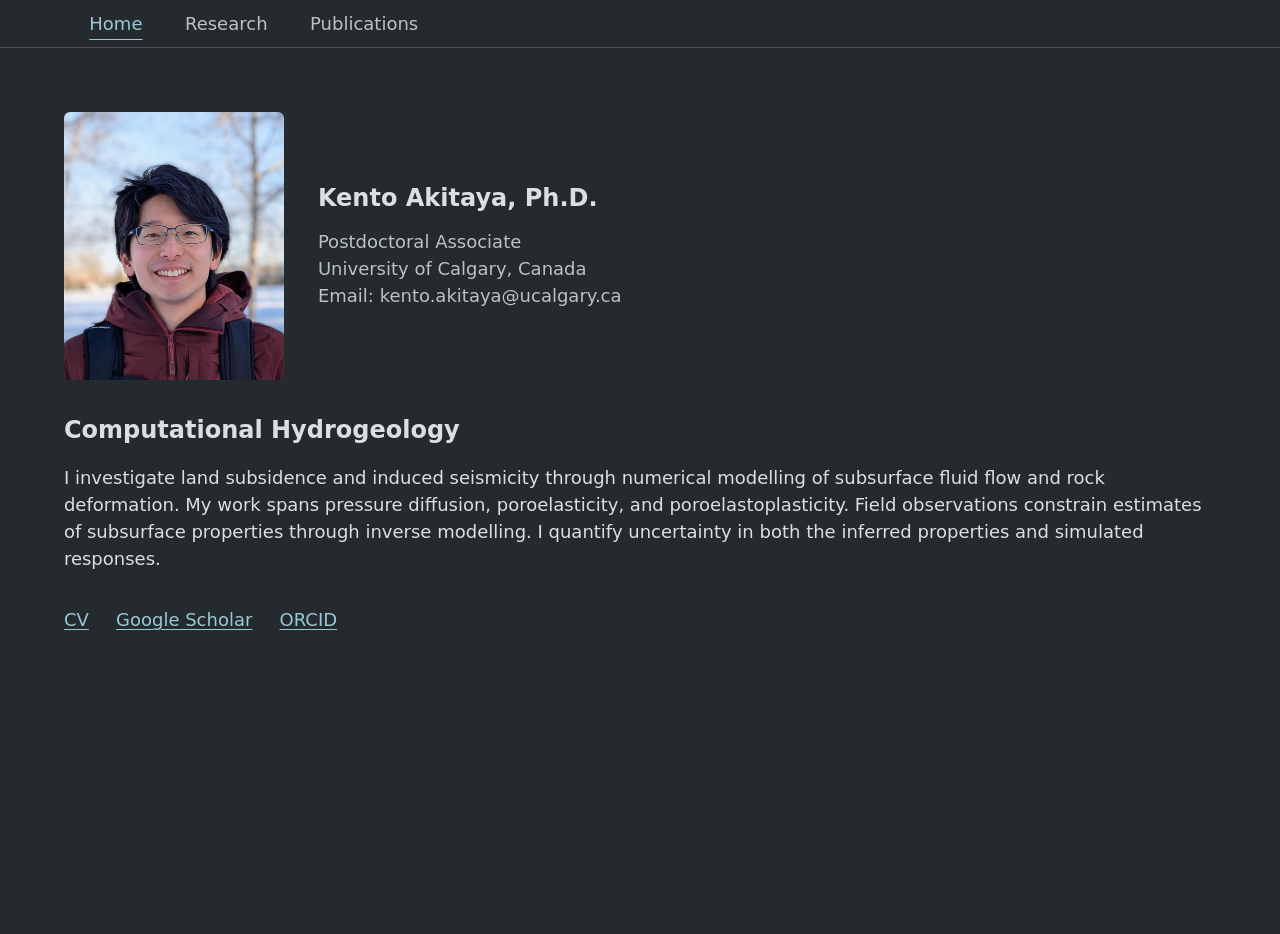
<file: index.html>
<!DOCTYPE html>
<html xmlns="http://www.w3.org/1999/xhtml" lang="en" xml:lang="en"><head>

<meta charset="utf-8">
<meta name="generator" content="quarto-1.10.19">

<meta name="viewport" content="width=device-width, initial-scale=1.0, user-scalable=yes">


<title>Home – Academic website</title>
<style>
/* Default styles provided by pandoc.
** See https://pandoc.org/MANUAL.html#variables-for-html for config info.
*/
span.smallcaps{font-variant: small-caps;}
div.columns{display: flex; gap: 1.5em;}
div.column{flex: auto;}
@media screen {
div.columns{gap: min(4vw, 1.5em);}
div.column{overflow-x: auto;}
}
div.hanging-indent{margin-left: 1.5em; text-indent: -1.5em;}
ul.task-list{list-style: none;}
ul.task-list li input[type="checkbox"] {
  width: 0.8em;
  margin: 0 0.8em 0.2em -1em; /* quarto-specific, see https://github.com/quarto-dev/quarto-cli/issues/4556 */ 
  vertical-align: middle;
}
</style>


<script src="site_libs/quarto-nav/quarto-nav.js"></script>
<script src="site_libs/quarto-html/quarto.js" type="module"></script>
<script src="site_libs/quarto-html/tabsets/tabsets.js" type="module"></script>
<script src="site_libs/quarto-html/popper.min.js"></script>
<script src="site_libs/quarto-html/tippy.umd.min.js"></script>
<link href="site_libs/quarto-html/tippy.css" rel="stylesheet">
<link href="site_libs/quarto-html/quarto-syntax-highlighting-bf27225e3a48a9273f3daa8f8e829971.css" rel="stylesheet" id="quarto-text-highlighting-styles">
<script src="site_libs/bootstrap/bootstrap.min.js"></script>
<link href="site_libs/bootstrap/bootstrap-icons.css" rel="stylesheet">
<link href="site_libs/bootstrap/bootstrap-82e644a07bca880d3db6cc51ebb7fd95.min.css" rel="stylesheet" append-hash="true" id="quarto-bootstrap" data-mode="light">
<script id="quarto-search-options" type="application/json">{
  "language": {
    "search-no-results-text": "No results",
    "search-matching-documents-text": "matching documents",
    "search-copy-link-title": "Copy link to search",
    "search-hide-matches-text": "Hide additional matches",
    "search-more-match-text": "more match in this document",
    "search-more-matches-text": "more matches in this document",
    "search-clear-button-title": "Clear",
    "search-text-placeholder": "",
    "search-detached-cancel-button-title": "Cancel",
    "search-submit-button-title": "Submit",
    "search-label": "Search"
  }
}</script>



<link rel="stylesheet" href="styles.css">
</head>

<body class="nav-fixed quarto-light">

<div id="quarto-search-results"></div>
  <header id="quarto-header" class="headroom fixed-top">
    <nav class="navbar navbar-expand " data-bs-theme="dark">
      <div class="navbar-container container-fluid">
          <ul class="navbar-nav navbar-nav-scroll me-auto">
  <li class="nav-item">
    <a class="nav-link active" href="./index.html" aria-current="page"> 
<span class="menu-text">Home</span></a>
  </li>  
  <li class="nav-item">
    <a class="nav-link" href="./research.html"> 
<span class="menu-text">Research</span></a>
  </li>  
  <li class="nav-item">
    <a class="nav-link" href="./publications.html"> 
<span class="menu-text">Publications</span></a>
  </li>  
</ul>
          <div class="quarto-navbar-tools">
</div>
      </div> <!-- /container-fluid -->
    </nav>
</header>
<!-- content -->
<div id="quarto-content" class="quarto-container page-columns page-rows-contents page-layout-full page-navbar">
<!-- sidebar -->
<!-- margin-sidebar -->
    
<!-- main -->
<main class="content column-page" id="quarto-document-content"><header id="title-block-header" class="quarto-title-block"></header>




<div class="home-profile">
<div class="profile-photo">
<p><img src="assets/images/profile.jpg" class="profile-portrait" alt="Profile portrait" width="440" height="535"></p>
</div>
<section id="kento-akitaya-ph.d." class="level1 profile-details">
<h1>Kento Akitaya, Ph.D.</h1>
<div class="appointment">
<p><span class="appointment-title">Postdoctoral associate</span><br>
University of Calgary, Canada<br>
Email: kento.akitaya@ucalgary.ca</p>
</div>
</section>
</div>
<section id="computational-hydrogeology" class="level2">
<h2 data-anchor-id="computational-hydrogeology">Computational Hydrogeology</h2>
<p>I investigate land subsidence and induced seismicity through numerical modelling of subsurface fluid flow and rock deformation. My work spans pressure diffusion, poroelasticity, and poroelastoplasticity. Field observations constrain estimates of subsurface properties through inverse modelling. I quantify uncertainty in both the inferred properties and simulated responses.</p>
<div class="academic-links">
<p><a href="cv.pdf">CV</a></p>
<p><a href="https://scholar.google.com/citations?user=ElwDMQ0AAAAJ&amp;hl=en">Google Scholar</a></p>
<p><a href="https://orcid.org/0000-0003-0701-4715">ORCID</a></p>
</div>


</section>

</main> <!-- /main -->
<script id="quarto-html-after-body" type="application/javascript">
  window.document.addEventListener("DOMContentLoaded", function (event) {
      var localhostRegex = new RegExp(/^(?:http|https):\/\/localhost\:?[0-9]*\//);
      var mailtoRegex = new RegExp(/^mailto:/);
        var filterRegex = new RegExp('/' + window.location.host + '/');
      var isInternal = (href) => {
          return filterRegex.test(href) || localhostRegex.test(href) || mailtoRegex.test(href);
      }
      // Inspect non-navigation links and adorn them if external
     var links = window.document.querySelectorAll('a[href]:not(.nav-link):not(.navbar-brand):not(.toc-action):not(.sidebar-link):not(.sidebar-item-toggle):not(.pagination-link):not(.no-external):not([aria-hidden]):not(.dropdown-item):not(.quarto-navigation-tool):not(.about-link)');
      for (var i=0; i<links.length; i++) {
        const link = links[i];
        if (!isInternal(link.href)) {
          // undo the damage that might have been done by quarto-nav.js in the case of
          // links that we want to consider external
          if (link.dataset.originalHref !== undefined) {
            link.href = link.dataset.originalHref;
          }
        }
      }
    function tippyHover(el, contentFn, onTriggerFn, onUntriggerFn) {
      const config = {
        allowHTML: true,
        maxWidth: 500,
        delay: 100,
        arrow: false,
        appendTo: function(el) {
            return el.parentElement;
        },
        interactive: true,
        interactiveBorder: 10,
        theme: 'quarto',
        placement: 'bottom-start',
      };
      if (contentFn) {
        config.content = contentFn;
      }
      if (onTriggerFn) {
        config.onTrigger = onTriggerFn;
      }
      if (onUntriggerFn) {
        config.onUntrigger = onUntriggerFn;
      }
      window.tippy(el, config); 
    }
    const noterefs = window.document.querySelectorAll('a[role="doc-noteref"]');
    for (var i=0; i<noterefs.length; i++) {
      const ref = noterefs[i];
      tippyHover(ref, function() {
        // use id or data attribute instead here
        let href = ref.getAttribute('data-footnote-href') || ref.getAttribute('href');
        try { href = new URL(href).hash; } catch {}
        const id = href.replace(/^#\/?/, "");
        const note = window.document.getElementById(id);
        if (note) {
          return note.innerHTML;
        } else {
          return "";
        }
      });
    }
    const xrefs = window.document.querySelectorAll('a.quarto-xref');
    const processXRef = (id, note) => {
      // Strip column container classes
      const stripColumnClz = (el) => {
        el.classList.remove("page-full", "page-columns");
        if (el.children) {
          for (const child of el.children) {
            stripColumnClz(child);
          }
        }
      }
      stripColumnClz(note)
      if (id === null || id.startsWith('sec-')) {
        // Special case sections, only their first couple elements
        const container = document.createElement("div");
        if (note.children && note.children.length > 2) {
          container.appendChild(note.children[0].cloneNode(true));
          for (let i = 1; i < note.children.length; i++) {
            const child = note.children[i];
            if (child.tagName === "P" && child.innerText === "") {
              continue;
            } else {
              container.appendChild(child.cloneNode(true));
              break;
            }
          }
          if (window.Quarto?.typesetMath) {
            window.Quarto.typesetMath(container);
          }
          return container.innerHTML
        } else {
          if (window.Quarto?.typesetMath) {
            window.Quarto.typesetMath(note);
          }
          return note.innerHTML;
        }
      } else {
        // Remove any anchor links if they are present
        const anchorLink = note.querySelector('a.anchorjs-link');
        if (anchorLink) {
          anchorLink.remove();
        }
        if (window.Quarto?.typesetMath) {
          window.Quarto.typesetMath(note);
        }
        if (note.classList.contains("callout")) {
          return note.outerHTML;
        } else {
          return note.innerHTML;
        }
      }
    }
    for (var i=0; i<xrefs.length; i++) {
      const xref = xrefs[i];
      tippyHover(xref, undefined, function(instance) {
        instance.disable();
        let url = xref.getAttribute('href');
        let hash = undefined; 
        if (url.startsWith('#')) {
          hash = url;
        } else {
          try { hash = new URL(url).hash; } catch {}
        }
        if (hash) {
          const id = hash.replace(/^#\/?/, "");
          const note = window.document.getElementById(id);
          if (note !== null) {
            try {
              const html = processXRef(id, note.cloneNode(true));
              instance.setContent(html);
            } finally {
              instance.enable();
              instance.show();
            }
          } else {
            // See if we can fetch this
            fetch(url.split('#')[0])
            .then(res => res.text())
            .then(html => {
              const parser = new DOMParser();
              const htmlDoc = parser.parseFromString(html, "text/html");
              const note = htmlDoc.getElementById(id);
              if (note !== null) {
                const html = processXRef(id, note);
                instance.setContent(html);
              } 
            }).finally(() => {
              instance.enable();
              instance.show();
            });
          }
        } else {
          // See if we can fetch a full url (with no hash to target)
          // This is a special case and we should probably do some content thinning / targeting
          fetch(url)
          .then(res => res.text())
          .then(html => {
            const parser = new DOMParser();
            const htmlDoc = parser.parseFromString(html, "text/html");
            const note = htmlDoc.querySelector('main.content');
            if (note !== null) {
              // This should only happen for chapter cross references
              // (since there is no id in the URL)
              // remove the first header
              if (note.children.length > 0 && note.children[0].tagName === "HEADER") {
                note.children[0].remove();
              }
              const html = processXRef(null, note);
              instance.setContent(html);
            } 
          }).finally(() => {
            instance.enable();
            instance.show();
          });
        }
      }, function(instance) {
      });
    }
        let selectedAnnoteEl;
        const selectorForAnnotation = ( cell, annotation) => {
          let cellAttr = 'data-code-cell="' + cell + '"';
          let lineAttr = 'data-code-annotation="' +  annotation + '"';
          const selector = 'span[' + cellAttr + '][' + lineAttr + ']';
          return selector;
        }
        const selectCodeLines = (annoteEl) => {
          const doc = window.document;
          const targetCell = annoteEl.getAttribute("data-target-cell");
          const targetAnnotation = annoteEl.getAttribute("data-target-annotation");
          const annoteSpan = window.document.querySelector(selectorForAnnotation(targetCell, targetAnnotation));
          const lines = annoteSpan.getAttribute("data-code-lines").split(",");
          const lineIds = lines.map((line) => {
            return targetCell + "-" + line;
          })
          let top = null;
          let height = null;
          let parent = null;
          if (lineIds.length > 0) {
              //compute the position of the single el (top and bottom and make a div)
              const el = window.document.getElementById(lineIds[0]);
              top = el.offsetTop;
              height = el.offsetHeight;
              parent = el.parentElement.parentElement;
            if (lineIds.length > 1) {
              const lastEl = window.document.getElementById(lineIds[lineIds.length - 1]);
              const bottom = lastEl.offsetTop + lastEl.offsetHeight;
              height = bottom - top;
            }
            if (top !== null && height !== null && parent !== null) {
              // cook up a div (if necessary) and position it 
              let div = window.document.getElementById("code-annotation-line-highlight");
              if (div === null) {
                div = window.document.createElement("div");
                div.setAttribute("id", "code-annotation-line-highlight");
                div.style.position = 'absolute';
                parent.appendChild(div);
              }
              div.style.top = top - 2 + "px";
              div.style.height = height + 4 + "px";
              div.style.left = 0;
              let gutterDiv = window.document.getElementById("code-annotation-line-highlight-gutter");
              if (gutterDiv === null) {
                gutterDiv = window.document.createElement("div");
                gutterDiv.setAttribute("id", "code-annotation-line-highlight-gutter");
                gutterDiv.style.position = 'absolute';
                const codeCell = window.document.getElementById(targetCell);
                const gutter = codeCell.querySelector('.code-annotation-gutter');
                gutter.appendChild(gutterDiv);
              }
              gutterDiv.style.top = top - 2 + "px";
              gutterDiv.style.height = height + 4 + "px";
            }
            selectedAnnoteEl = annoteEl;
          }
        };
        const unselectCodeLines = () => {
          const elementsIds = ["code-annotation-line-highlight", "code-annotation-line-highlight-gutter"];
          elementsIds.forEach((elId) => {
            const div = window.document.getElementById(elId);
            if (div) {
              div.remove();
            }
          });
          selectedAnnoteEl = undefined;
        };
          // Handle positioning of the toggle
      window.addEventListener(
        "resize",
        throttle(() => {
          elRect = undefined;
          if (selectedAnnoteEl) {
            selectCodeLines(selectedAnnoteEl);
          }
        }, 10)
      );
      function throttle(fn, ms) {
      let throttle = false;
      let timer;
        return (...args) => {
          if(!throttle) { // first call gets through
              fn.apply(this, args);
              throttle = true;
          } else { // all the others get throttled
              if(timer) clearTimeout(timer); // cancel #2
              timer = setTimeout(() => {
                fn.apply(this, args);
                timer = throttle = false;
              }, ms);
          }
        };
      }
        // Attach click handler to the DT
        const annoteDls = window.document.querySelectorAll('dt[data-target-cell]');
        for (const annoteDlNode of annoteDls) {
          annoteDlNode.addEventListener('click', (event) => {
            const clickedEl = event.target;
            if (clickedEl !== selectedAnnoteEl) {
              unselectCodeLines();
              const activeEl = window.document.querySelector('dt[data-target-cell].code-annotation-active');
              if (activeEl) {
                activeEl.classList.remove('code-annotation-active');
              }
              selectCodeLines(clickedEl);
              clickedEl.classList.add('code-annotation-active');
            } else {
              // Unselect the line
              unselectCodeLines();
              clickedEl.classList.remove('code-annotation-active');
            }
          });
        }
    const findCites = (el) => {
      const parentEl = el.parentElement;
      if (parentEl) {
        const cites = parentEl.dataset.cites;
        if (cites) {
          return {
            el,
            cites: cites.split(' ')
          };
        } else {
          return findCites(el.parentElement)
        }
      } else {
        return undefined;
      }
    };
    var bibliorefs = window.document.querySelectorAll('a[role="doc-biblioref"]');
    for (var i=0; i<bibliorefs.length; i++) {
      const ref = bibliorefs[i];
      const citeInfo = findCites(ref);
      if (citeInfo) {
        tippyHover(citeInfo.el, function() {
          var popup = window.document.createElement('div');
          citeInfo.cites.forEach(function(cite) {
            var citeDiv = window.document.createElement('div');
            citeDiv.classList.add('hanging-indent');
            citeDiv.classList.add('csl-entry');
            var biblioDiv = window.document.getElementById('ref-' + cite);
            if (biblioDiv) {
              citeDiv.innerHTML = biblioDiv.innerHTML;
            }
            popup.appendChild(citeDiv);
          });
          return popup.innerHTML;
        });
      }
    }
  });
  </script>
</div> <!-- /content -->




</body></html>
</file>
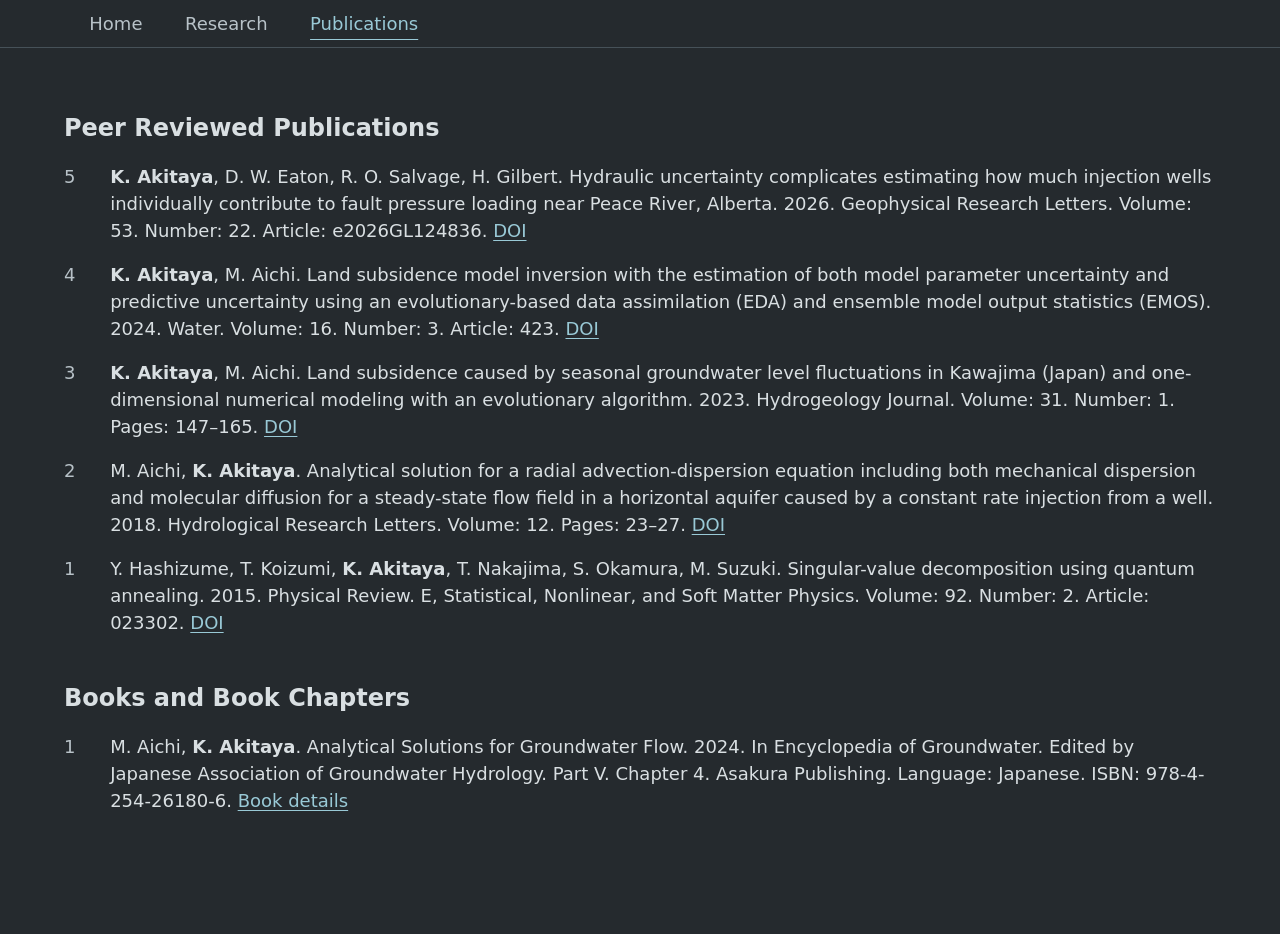
<file: publications.html>
<!DOCTYPE html>
<html xmlns="http://www.w3.org/1999/xhtml" lang="en" xml:lang="en"><head>

<meta charset="utf-8">
<meta name="generator" content="quarto-1.10.19">

<meta name="viewport" content="width=device-width, initial-scale=1.0, user-scalable=yes">


<title>Publications – Academic website</title>
<style>
/* Default styles provided by pandoc.
** See https://pandoc.org/MANUAL.html#variables-for-html for config info.
*/
span.smallcaps{font-variant: small-caps;}
div.columns{display: flex; gap: 1.5em;}
div.column{flex: auto;}
@media screen {
div.columns{gap: min(4vw, 1.5em);}
div.column{overflow-x: auto;}
}
div.hanging-indent{margin-left: 1.5em; text-indent: -1.5em;}
ul.task-list{list-style: none;}
ul.task-list li input[type="checkbox"] {
  width: 0.8em;
  margin: 0 0.8em 0.2em -1em; /* quarto-specific, see https://github.com/quarto-dev/quarto-cli/issues/4556 */ 
  vertical-align: middle;
}
</style>


<script src="site_libs/quarto-nav/quarto-nav.js"></script>
<script src="site_libs/quarto-html/quarto.js" type="module"></script>
<script src="site_libs/quarto-html/tabsets/tabsets.js" type="module"></script>
<script src="site_libs/quarto-html/popper.min.js"></script>
<script src="site_libs/quarto-html/tippy.umd.min.js"></script>
<link href="site_libs/quarto-html/tippy.css" rel="stylesheet">
<link href="site_libs/quarto-html/quarto-syntax-highlighting-bf27225e3a48a9273f3daa8f8e829971.css" rel="stylesheet" id="quarto-text-highlighting-styles">
<script src="site_libs/bootstrap/bootstrap.min.js"></script>
<link href="site_libs/bootstrap/bootstrap-icons.css" rel="stylesheet">
<link href="site_libs/bootstrap/bootstrap-82e644a07bca880d3db6cc51ebb7fd95.min.css" rel="stylesheet" append-hash="true" id="quarto-bootstrap" data-mode="light">
<script id="quarto-search-options" type="application/json">{
  "language": {
    "search-no-results-text": "No results",
    "search-matching-documents-text": "matching documents",
    "search-copy-link-title": "Copy link to search",
    "search-hide-matches-text": "Hide additional matches",
    "search-more-match-text": "more match in this document",
    "search-more-matches-text": "more matches in this document",
    "search-clear-button-title": "Clear",
    "search-text-placeholder": "",
    "search-detached-cancel-button-title": "Cancel",
    "search-submit-button-title": "Submit",
    "search-label": "Search"
  }
}</script>



<link rel="stylesheet" href="styles.css">
</head>

<body class="nav-fixed fullcontent quarto-light">

<div id="quarto-search-results"></div>
  <header id="quarto-header" class="headroom fixed-top">
    <nav class="navbar navbar-expand " data-bs-theme="dark">
      <div class="navbar-container container-fluid">
          <ul class="navbar-nav navbar-nav-scroll me-auto">
  <li class="nav-item">
    <a class="nav-link" href="./index.html"> 
<span class="menu-text">Home</span></a>
  </li>  
  <li class="nav-item">
    <a class="nav-link" href="./research.html"> 
<span class="menu-text">Research</span></a>
  </li>  
  <li class="nav-item">
    <a class="nav-link active" href="./publications.html" aria-current="page"> 
<span class="menu-text">Publications</span></a>
  </li>  
</ul>
          <div class="quarto-navbar-tools">
</div>
      </div> <!-- /container-fluid -->
    </nav>
</header>
<!-- content -->
<div id="quarto-content" class="quarto-container page-columns page-rows-contents page-layout-article page-navbar">
<!-- sidebar -->
<!-- margin-sidebar -->
    
<!-- main -->
<main class="content" id="quarto-document-content"><header id="title-block-header" class="quarto-title-block"></header>




<section id="peer-reviewed-publications" class="level2">
<h2 data-anchor-id="peer-reviewed-publications">Peer Reviewed Publications</h2>
<div id="publication-akitayaPeaceRiverAttribution" class="publication numbered">
<p><span class="publication-number">5</span></p>
<div class="publication-reference">
<p><strong>K. Akitaya</strong>, D. W. Eaton, R. O. Salvage, H. Gilbert. Hydraulic uncertainty complicates estimating how much injection wells individually contribute to fault pressure loading near Peace River, Alberta. 2026. Geophysical Research Letters. Volume: 53. Number: 22. Article: e2026GL124836. <a href="https://doi.org/10.1029/2026GL124836">DOI</a></p>
</div>
</div>
<div id="publication-akitaya2024LandSubsidenceInversion" class="publication numbered">
<p><span class="publication-number">4</span></p>
<div class="publication-reference">
<p><strong>K. Akitaya</strong>, M. Aichi. Land subsidence model inversion with the estimation of both model parameter uncertainty and predictive uncertainty using an evolutionary-based data assimilation (EDA) and ensemble model output statistics (EMOS). 2024. Water. Volume: 16. Number: 3. Article: 423. <a href="https://doi.org/10.3390/w16030423">DOI</a></p>
</div>
</div>
<div id="publication-akitaya2023KawajimaSubsidence" class="publication numbered">
<p><span class="publication-number">3</span></p>
<div class="publication-reference">
<p><strong>K. Akitaya</strong>, M. Aichi. Land subsidence caused by seasonal groundwater level fluctuations in Kawajima (Japan) and one-dimensional numerical modeling with an evolutionary algorithm. 2023. Hydrogeology Journal. Volume: 31. Number: 1. Pages: 147–165. <a href="https://doi.org/10.1007/s10040-022-02566-6">DOI</a></p>
</div>
</div>
<div id="publication-aichi2018RadialAdvectionDispersion" class="publication numbered">
<p><span class="publication-number">2</span></p>
<div class="publication-reference">
<p>M. Aichi, <strong>K. Akitaya</strong>. Analytical solution for a radial advection-dispersion equation including both mechanical dispersion and molecular diffusion for a steady-state flow field in a horizontal aquifer caused by a constant rate injection from a well. 2018. Hydrological Research Letters. Volume: 12. Pages: 23–27. <a href="https://doi.org/10.3178/hrl.12.23">DOI</a></p>
</div>
</div>
<div id="publication-hashizume2015QuantumSVD" class="publication numbered">
<p><span class="publication-number">1</span></p>
<div class="publication-reference">
<p>Y. Hashizume, T. Koizumi, <strong>K. Akitaya</strong>, T. Nakajima, S. Okamura, M. Suzuki. Singular-value decomposition using quantum annealing. 2015. Physical Review. E, Statistical, Nonlinear, and Soft Matter Physics. Volume: 92. Number: 2. Article: 023302. <a href="https://doi.org/10.1103/PhysRevE.92.023302">DOI</a></p>
</div>
</div>
</section>
<section id="books-and-book-chapters" class="level2">
<h2 data-anchor-id="books-and-book-chapters">Books and Book Chapters</h2>
<div id="publication-aichiAkitaya2024GroundwaterAnalyticalSolutions" class="publication numbered">
<p><span class="publication-number">1</span></p>
<div class="publication-reference">
<p>M. Aichi, <strong>K. Akitaya</strong>. Analytical Solutions for Groundwater Flow. 2024. In Encyclopedia of Groundwater. Edited by Japanese Association of Groundwater Hydrology. Part V. Chapter 4. Asakura Publishing. Language: Japanese. ISBN: 978-4-254-26180-6. <a href="https://ndlsearch.ndl.go.jp/books/R100000002-I033702351">Book details</a></p>
</div>
</div>


</section>

</main> <!-- /main -->
<script id="quarto-html-after-body" type="application/javascript">
  window.document.addEventListener("DOMContentLoaded", function (event) {
      var localhostRegex = new RegExp(/^(?:http|https):\/\/localhost\:?[0-9]*\//);
      var mailtoRegex = new RegExp(/^mailto:/);
        var filterRegex = new RegExp('/' + window.location.host + '/');
      var isInternal = (href) => {
          return filterRegex.test(href) || localhostRegex.test(href) || mailtoRegex.test(href);
      }
      // Inspect non-navigation links and adorn them if external
     var links = window.document.querySelectorAll('a[href]:not(.nav-link):not(.navbar-brand):not(.toc-action):not(.sidebar-link):not(.sidebar-item-toggle):not(.pagination-link):not(.no-external):not([aria-hidden]):not(.dropdown-item):not(.quarto-navigation-tool):not(.about-link)');
      for (var i=0; i<links.length; i++) {
        const link = links[i];
        if (!isInternal(link.href)) {
          // undo the damage that might have been done by quarto-nav.js in the case of
          // links that we want to consider external
          if (link.dataset.originalHref !== undefined) {
            link.href = link.dataset.originalHref;
          }
        }
      }
    function tippyHover(el, contentFn, onTriggerFn, onUntriggerFn) {
      const config = {
        allowHTML: true,
        maxWidth: 500,
        delay: 100,
        arrow: false,
        appendTo: function(el) {
            return el.parentElement;
        },
        interactive: true,
        interactiveBorder: 10,
        theme: 'quarto',
        placement: 'bottom-start',
      };
      if (contentFn) {
        config.content = contentFn;
      }
      if (onTriggerFn) {
        config.onTrigger = onTriggerFn;
      }
      if (onUntriggerFn) {
        config.onUntrigger = onUntriggerFn;
      }
      window.tippy(el, config); 
    }
    const noterefs = window.document.querySelectorAll('a[role="doc-noteref"]');
    for (var i=0; i<noterefs.length; i++) {
      const ref = noterefs[i];
      tippyHover(ref, function() {
        // use id or data attribute instead here
        let href = ref.getAttribute('data-footnote-href') || ref.getAttribute('href');
        try { href = new URL(href).hash; } catch {}
        const id = href.replace(/^#\/?/, "");
        const note = window.document.getElementById(id);
        if (note) {
          return note.innerHTML;
        } else {
          return "";
        }
      });
    }
    const xrefs = window.document.querySelectorAll('a.quarto-xref');
    const processXRef = (id, note) => {
      // Strip column container classes
      const stripColumnClz = (el) => {
        el.classList.remove("page-full", "page-columns");
        if (el.children) {
          for (const child of el.children) {
            stripColumnClz(child);
          }
        }
      }
      stripColumnClz(note)
      if (id === null || id.startsWith('sec-')) {
        // Special case sections, only their first couple elements
        const container = document.createElement("div");
        if (note.children && note.children.length > 2) {
          container.appendChild(note.children[0].cloneNode(true));
          for (let i = 1; i < note.children.length; i++) {
            const child = note.children[i];
            if (child.tagName === "P" && child.innerText === "") {
              continue;
            } else {
              container.appendChild(child.cloneNode(true));
              break;
            }
          }
          if (window.Quarto?.typesetMath) {
            window.Quarto.typesetMath(container);
          }
          return container.innerHTML
        } else {
          if (window.Quarto?.typesetMath) {
            window.Quarto.typesetMath(note);
          }
          return note.innerHTML;
        }
      } else {
        // Remove any anchor links if they are present
        const anchorLink = note.querySelector('a.anchorjs-link');
        if (anchorLink) {
          anchorLink.remove();
        }
        if (window.Quarto?.typesetMath) {
          window.Quarto.typesetMath(note);
        }
        if (note.classList.contains("callout")) {
          return note.outerHTML;
        } else {
          return note.innerHTML;
        }
      }
    }
    for (var i=0; i<xrefs.length; i++) {
      const xref = xrefs[i];
      tippyHover(xref, undefined, function(instance) {
        instance.disable();
        let url = xref.getAttribute('href');
        let hash = undefined; 
        if (url.startsWith('#')) {
          hash = url;
        } else {
          try { hash = new URL(url).hash; } catch {}
        }
        if (hash) {
          const id = hash.replace(/^#\/?/, "");
          const note = window.document.getElementById(id);
          if (note !== null) {
            try {
              const html = processXRef(id, note.cloneNode(true));
              instance.setContent(html);
            } finally {
              instance.enable();
              instance.show();
            }
          } else {
            // See if we can fetch this
            fetch(url.split('#')[0])
            .then(res => res.text())
            .then(html => {
              const parser = new DOMParser();
              const htmlDoc = parser.parseFromString(html, "text/html");
              const note = htmlDoc.getElementById(id);
              if (note !== null) {
                const html = processXRef(id, note);
                instance.setContent(html);
              } 
            }).finally(() => {
              instance.enable();
              instance.show();
            });
          }
        } else {
          // See if we can fetch a full url (with no hash to target)
          // This is a special case and we should probably do some content thinning / targeting
          fetch(url)
          .then(res => res.text())
          .then(html => {
            const parser = new DOMParser();
            const htmlDoc = parser.parseFromString(html, "text/html");
            const note = htmlDoc.querySelector('main.content');
            if (note !== null) {
              // This should only happen for chapter cross references
              // (since there is no id in the URL)
              // remove the first header
              if (note.children.length > 0 && note.children[0].tagName === "HEADER") {
                note.children[0].remove();
              }
              const html = processXRef(null, note);
              instance.setContent(html);
            } 
          }).finally(() => {
            instance.enable();
            instance.show();
          });
        }
      }, function(instance) {
      });
    }
        let selectedAnnoteEl;
        const selectorForAnnotation = ( cell, annotation) => {
          let cellAttr = 'data-code-cell="' + cell + '"';
          let lineAttr = 'data-code-annotation="' +  annotation + '"';
          const selector = 'span[' + cellAttr + '][' + lineAttr + ']';
          return selector;
        }
        const selectCodeLines = (annoteEl) => {
          const doc = window.document;
          const targetCell = annoteEl.getAttribute("data-target-cell");
          const targetAnnotation = annoteEl.getAttribute("data-target-annotation");
          const annoteSpan = window.document.querySelector(selectorForAnnotation(targetCell, targetAnnotation));
          const lines = annoteSpan.getAttribute("data-code-lines").split(",");
          const lineIds = lines.map((line) => {
            return targetCell + "-" + line;
          })
          let top = null;
          let height = null;
          let parent = null;
          if (lineIds.length > 0) {
              //compute the position of the single el (top and bottom and make a div)
              const el = window.document.getElementById(lineIds[0]);
              top = el.offsetTop;
              height = el.offsetHeight;
              parent = el.parentElement.parentElement;
            if (lineIds.length > 1) {
              const lastEl = window.document.getElementById(lineIds[lineIds.length - 1]);
              const bottom = lastEl.offsetTop + lastEl.offsetHeight;
              height = bottom - top;
            }
            if (top !== null && height !== null && parent !== null) {
              // cook up a div (if necessary) and position it 
              let div = window.document.getElementById("code-annotation-line-highlight");
              if (div === null) {
                div = window.document.createElement("div");
                div.setAttribute("id", "code-annotation-line-highlight");
                div.style.position = 'absolute';
                parent.appendChild(div);
              }
              div.style.top = top - 2 + "px";
              div.style.height = height + 4 + "px";
              div.style.left = 0;
              let gutterDiv = window.document.getElementById("code-annotation-line-highlight-gutter");
              if (gutterDiv === null) {
                gutterDiv = window.document.createElement("div");
                gutterDiv.setAttribute("id", "code-annotation-line-highlight-gutter");
                gutterDiv.style.position = 'absolute';
                const codeCell = window.document.getElementById(targetCell);
                const gutter = codeCell.querySelector('.code-annotation-gutter');
                gutter.appendChild(gutterDiv);
              }
              gutterDiv.style.top = top - 2 + "px";
              gutterDiv.style.height = height + 4 + "px";
            }
            selectedAnnoteEl = annoteEl;
          }
        };
        const unselectCodeLines = () => {
          const elementsIds = ["code-annotation-line-highlight", "code-annotation-line-highlight-gutter"];
          elementsIds.forEach((elId) => {
            const div = window.document.getElementById(elId);
            if (div) {
              div.remove();
            }
          });
          selectedAnnoteEl = undefined;
        };
          // Handle positioning of the toggle
      window.addEventListener(
        "resize",
        throttle(() => {
          elRect = undefined;
          if (selectedAnnoteEl) {
            selectCodeLines(selectedAnnoteEl);
          }
        }, 10)
      );
      function throttle(fn, ms) {
      let throttle = false;
      let timer;
        return (...args) => {
          if(!throttle) { // first call gets through
              fn.apply(this, args);
              throttle = true;
          } else { // all the others get throttled
              if(timer) clearTimeout(timer); // cancel #2
              timer = setTimeout(() => {
                fn.apply(this, args);
                timer = throttle = false;
              }, ms);
          }
        };
      }
        // Attach click handler to the DT
        const annoteDls = window.document.querySelectorAll('dt[data-target-cell]');
        for (const annoteDlNode of annoteDls) {
          annoteDlNode.addEventListener('click', (event) => {
            const clickedEl = event.target;
            if (clickedEl !== selectedAnnoteEl) {
              unselectCodeLines();
              const activeEl = window.document.querySelector('dt[data-target-cell].code-annotation-active');
              if (activeEl) {
                activeEl.classList.remove('code-annotation-active');
              }
              selectCodeLines(clickedEl);
              clickedEl.classList.add('code-annotation-active');
            } else {
              // Unselect the line
              unselectCodeLines();
              clickedEl.classList.remove('code-annotation-active');
            }
          });
        }
    const findCites = (el) => {
      const parentEl = el.parentElement;
      if (parentEl) {
        const cites = parentEl.dataset.cites;
        if (cites) {
          return {
            el,
            cites: cites.split(' ')
          };
        } else {
          return findCites(el.parentElement)
        }
      } else {
        return undefined;
      }
    };
    var bibliorefs = window.document.querySelectorAll('a[role="doc-biblioref"]');
    for (var i=0; i<bibliorefs.length; i++) {
      const ref = bibliorefs[i];
      const citeInfo = findCites(ref);
      if (citeInfo) {
        tippyHover(citeInfo.el, function() {
          var popup = window.document.createElement('div');
          citeInfo.cites.forEach(function(cite) {
            var citeDiv = window.document.createElement('div');
            citeDiv.classList.add('hanging-indent');
            citeDiv.classList.add('csl-entry');
            var biblioDiv = window.document.getElementById('ref-' + cite);
            if (biblioDiv) {
              citeDiv.innerHTML = biblioDiv.innerHTML;
            }
            popup.appendChild(citeDiv);
          });
          return popup.innerHTML;
        });
      }
    }
  });
  </script>
</div> <!-- /content -->




</body></html>
</file>
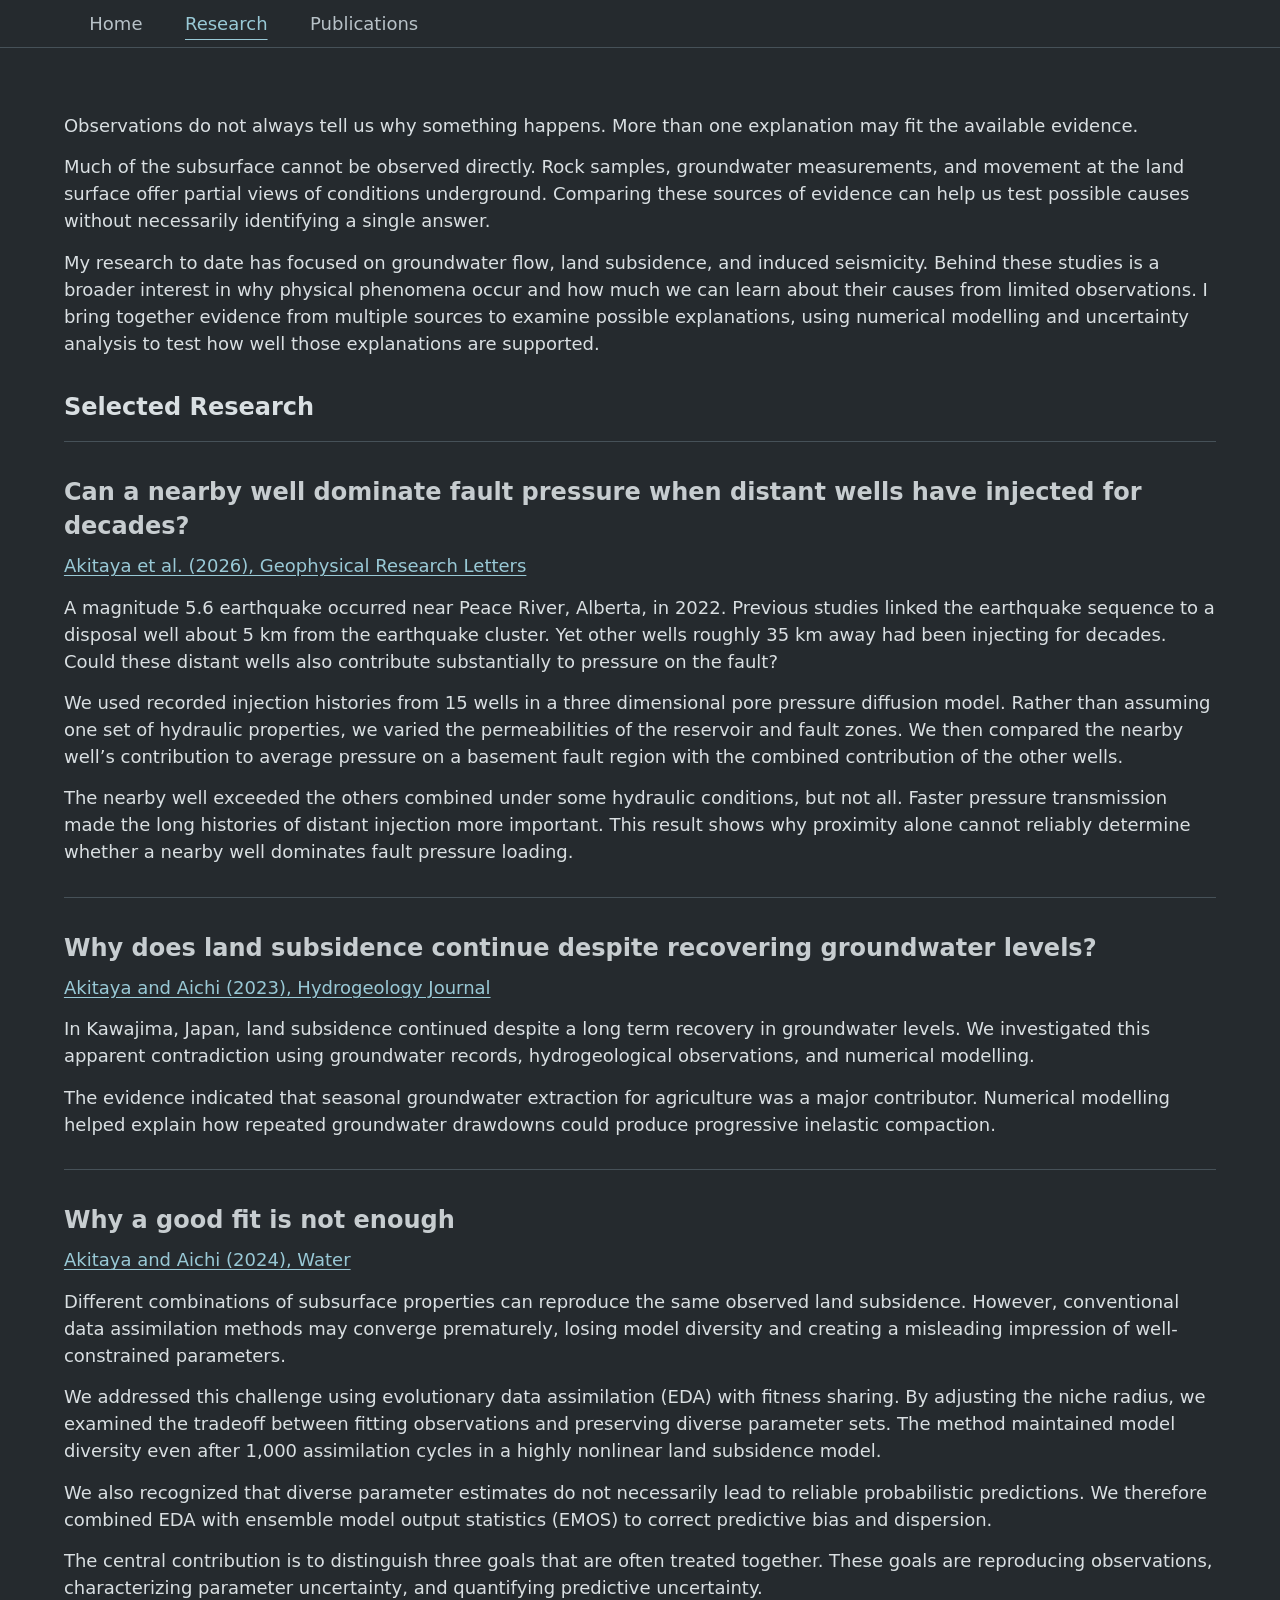
<file: research.html>
<!DOCTYPE html>
<html xmlns="http://www.w3.org/1999/xhtml" lang="en" xml:lang="en"><head>

<meta charset="utf-8">
<meta name="generator" content="quarto-1.10.19">

<meta name="viewport" content="width=device-width, initial-scale=1.0, user-scalable=yes">


<title>Research – Academic website</title>
<style>
/* Default styles provided by pandoc.
** See https://pandoc.org/MANUAL.html#variables-for-html for config info.
*/
span.smallcaps{font-variant: small-caps;}
div.columns{display: flex; gap: 1.5em;}
div.column{flex: auto;}
@media screen {
div.columns{gap: min(4vw, 1.5em);}
div.column{overflow-x: auto;}
}
div.hanging-indent{margin-left: 1.5em; text-indent: -1.5em;}
ul.task-list{list-style: none;}
ul.task-list li input[type="checkbox"] {
  width: 0.8em;
  margin: 0 0.8em 0.2em -1em; /* quarto-specific, see https://github.com/quarto-dev/quarto-cli/issues/4556 */ 
  vertical-align: middle;
}
</style>


<script src="site_libs/quarto-nav/quarto-nav.js"></script>
<script src="site_libs/quarto-html/quarto.js" type="module"></script>
<script src="site_libs/quarto-html/tabsets/tabsets.js" type="module"></script>
<script src="site_libs/quarto-html/popper.min.js"></script>
<script src="site_libs/quarto-html/tippy.umd.min.js"></script>
<link href="site_libs/quarto-html/tippy.css" rel="stylesheet">
<link href="site_libs/quarto-html/quarto-syntax-highlighting-bf27225e3a48a9273f3daa8f8e829971.css" rel="stylesheet" id="quarto-text-highlighting-styles">
<script src="site_libs/bootstrap/bootstrap.min.js"></script>
<link href="site_libs/bootstrap/bootstrap-icons.css" rel="stylesheet">
<link href="site_libs/bootstrap/bootstrap-82e644a07bca880d3db6cc51ebb7fd95.min.css" rel="stylesheet" append-hash="true" id="quarto-bootstrap" data-mode="light">
<script id="quarto-search-options" type="application/json">{
  "language": {
    "search-no-results-text": "No results",
    "search-matching-documents-text": "matching documents",
    "search-copy-link-title": "Copy link to search",
    "search-hide-matches-text": "Hide additional matches",
    "search-more-match-text": "more match in this document",
    "search-more-matches-text": "more matches in this document",
    "search-clear-button-title": "Clear",
    "search-text-placeholder": "",
    "search-detached-cancel-button-title": "Cancel",
    "search-submit-button-title": "Submit",
    "search-label": "Search"
  }
}</script>



<link rel="stylesheet" href="styles.css">
</head>

<body class="nav-fixed fullcontent quarto-light">

<div id="quarto-search-results"></div>
  <header id="quarto-header" class="headroom fixed-top">
    <nav class="navbar navbar-expand " data-bs-theme="dark">
      <div class="navbar-container container-fluid">
          <ul class="navbar-nav navbar-nav-scroll me-auto">
  <li class="nav-item">
    <a class="nav-link" href="./index.html"> 
<span class="menu-text">Home</span></a>
  </li>  
  <li class="nav-item">
    <a class="nav-link active" href="./research.html" aria-current="page"> 
<span class="menu-text">Research</span></a>
  </li>  
  <li class="nav-item">
    <a class="nav-link" href="./publications.html"> 
<span class="menu-text">Publications</span></a>
  </li>  
</ul>
          <div class="quarto-navbar-tools">
</div>
      </div> <!-- /container-fluid -->
    </nav>
</header>
<!-- content -->
<div id="quarto-content" class="quarto-container page-columns page-rows-contents page-layout-article page-navbar">
<!-- sidebar -->
<!-- margin-sidebar -->
    
<!-- main -->
<main class="content" id="quarto-document-content"><header id="title-block-header" class="quarto-title-block"></header>




<p>Observations do not always tell us why something happens. More than one explanation may fit the available evidence.</p>
<p>Much of the subsurface cannot be observed directly. Rock samples, groundwater measurements, and movement at the land surface offer partial views of conditions underground. Comparing these sources of evidence can help us test possible causes without necessarily identifying a single answer.</p>
<p>My research to date has focused on groundwater flow, land subsidence, and induced seismicity. Behind these studies is a broader interest in why physical phenomena occur and how much we can learn about their causes from limited observations. I bring together evidence from multiple sources to examine possible explanations, using numerical modelling and uncertainty analysis to test how well those explanations are supported.</p>
<section id="selected-research" class="level2">
<h2 data-anchor-id="selected-research">Selected Research</h2>
<section id="can-a-nearby-well-dominate-fault-pressure-when-distant-wells-have-injected-for-decades" class="level3 research-entry">
<h3 data-anchor-id="can-a-nearby-well-dominate-fault-pressure-when-distant-wells-have-injected-for-decades">Can a nearby well dominate fault pressure when distant wells have injected for decades?</h3>
<p><a href="./publications.html#publication-akitayaPeaceRiverAttribution">Akitaya et al. (2026), Geophysical Research Letters</a></p>
<p>A magnitude 5.6 earthquake occurred near Peace River, Alberta, in 2022. Previous studies linked the earthquake sequence to a disposal well about 5 km from the earthquake cluster. Yet other wells roughly 35 km away had been injecting for decades. Could these distant wells also contribute substantially to pressure on the fault?</p>
<p>We used recorded injection histories from 15 wells in a three dimensional pore pressure diffusion model. Rather than assuming one set of hydraulic properties, we varied the permeabilities of the reservoir and fault zones. We then compared the nearby well’s contribution to average pressure on a basement fault region with the combined contribution of the other wells.</p>
<p>The nearby well exceeded the others combined under some hydraulic conditions, but not all. Faster pressure transmission made the long histories of distant injection more important. This result shows why proximity alone cannot reliably determine whether a nearby well dominates fault pressure loading.</p>
</section>
<section id="why-does-land-subsidence-continue-despite-recovering-groundwater-levels" class="level3 research-entry">
<h3 data-anchor-id="why-does-land-subsidence-continue-despite-recovering-groundwater-levels">Why does land subsidence continue despite recovering groundwater levels?</h3>
<p><a href="./publications.html#publication-akitaya2023KawajimaSubsidence">Akitaya and Aichi (2023), Hydrogeology Journal</a></p>
<p>In Kawajima, Japan, land subsidence continued despite a long term recovery in groundwater levels. We investigated this apparent contradiction using groundwater records, hydrogeological observations, and numerical modelling.</p>
<p>The evidence indicated that seasonal groundwater extraction for agriculture was a major contributor. Numerical modelling helped explain how repeated groundwater drawdowns could produce progressive inelastic compaction.</p>
</section>
<section id="why-a-good-fit-is-not-enough" class="level3 research-entry">
<h3 data-anchor-id="why-a-good-fit-is-not-enough">Why a good fit is not enough</h3>
<p><a href="./publications.html#publication-akitaya2024LandSubsidenceInversion">Akitaya and Aichi (2024), Water</a></p>
<p>Different combinations of subsurface properties can reproduce the same observed land subsidence. However, conventional data assimilation methods may converge prematurely, losing model diversity and creating a misleading impression of well-constrained parameters.</p>
<p>We addressed this challenge using evolutionary data assimilation (EDA) with fitness sharing. By adjusting the niche radius, we examined the tradeoff between fitting observations and preserving diverse parameter sets. The method maintained model diversity even after 1,000 assimilation cycles in a highly nonlinear land subsidence model.</p>
<p>We also recognized that diverse parameter estimates do not necessarily lead to reliable probabilistic predictions. We therefore combined EDA with ensemble model output statistics (EMOS) to correct predictive bias and dispersion.</p>
<p>The central contribution is to distinguish three goals that are often treated together. These goals are reproducing observations, characterizing parameter uncertainty, and quantifying predictive uncertainty.</p>
</section>


</section>

</main> <!-- /main -->
<script id="quarto-html-after-body" type="application/javascript">
  window.document.addEventListener("DOMContentLoaded", function (event) {
      var localhostRegex = new RegExp(/^(?:http|https):\/\/localhost\:?[0-9]*\//);
      var mailtoRegex = new RegExp(/^mailto:/);
        var filterRegex = new RegExp('/' + window.location.host + '/');
      var isInternal = (href) => {
          return filterRegex.test(href) || localhostRegex.test(href) || mailtoRegex.test(href);
      }
      // Inspect non-navigation links and adorn them if external
     var links = window.document.querySelectorAll('a[href]:not(.nav-link):not(.navbar-brand):not(.toc-action):not(.sidebar-link):not(.sidebar-item-toggle):not(.pagination-link):not(.no-external):not([aria-hidden]):not(.dropdown-item):not(.quarto-navigation-tool):not(.about-link)');
      for (var i=0; i<links.length; i++) {
        const link = links[i];
        if (!isInternal(link.href)) {
          // undo the damage that might have been done by quarto-nav.js in the case of
          // links that we want to consider external
          if (link.dataset.originalHref !== undefined) {
            link.href = link.dataset.originalHref;
          }
        }
      }
    function tippyHover(el, contentFn, onTriggerFn, onUntriggerFn) {
      const config = {
        allowHTML: true,
        maxWidth: 500,
        delay: 100,
        arrow: false,
        appendTo: function(el) {
            return el.parentElement;
        },
        interactive: true,
        interactiveBorder: 10,
        theme: 'quarto',
        placement: 'bottom-start',
      };
      if (contentFn) {
        config.content = contentFn;
      }
      if (onTriggerFn) {
        config.onTrigger = onTriggerFn;
      }
      if (onUntriggerFn) {
        config.onUntrigger = onUntriggerFn;
      }
      window.tippy(el, config); 
    }
    const noterefs = window.document.querySelectorAll('a[role="doc-noteref"]');
    for (var i=0; i<noterefs.length; i++) {
      const ref = noterefs[i];
      tippyHover(ref, function() {
        // use id or data attribute instead here
        let href = ref.getAttribute('data-footnote-href') || ref.getAttribute('href');
        try { href = new URL(href).hash; } catch {}
        const id = href.replace(/^#\/?/, "");
        const note = window.document.getElementById(id);
        if (note) {
          return note.innerHTML;
        } else {
          return "";
        }
      });
    }
    const xrefs = window.document.querySelectorAll('a.quarto-xref');
    const processXRef = (id, note) => {
      // Strip column container classes
      const stripColumnClz = (el) => {
        el.classList.remove("page-full", "page-columns");
        if (el.children) {
          for (const child of el.children) {
            stripColumnClz(child);
          }
        }
      }
      stripColumnClz(note)
      if (id === null || id.startsWith('sec-')) {
        // Special case sections, only their first couple elements
        const container = document.createElement("div");
        if (note.children && note.children.length > 2) {
          container.appendChild(note.children[0].cloneNode(true));
          for (let i = 1; i < note.children.length; i++) {
            const child = note.children[i];
            if (child.tagName === "P" && child.innerText === "") {
              continue;
            } else {
              container.appendChild(child.cloneNode(true));
              break;
            }
          }
          if (window.Quarto?.typesetMath) {
            window.Quarto.typesetMath(container);
          }
          return container.innerHTML
        } else {
          if (window.Quarto?.typesetMath) {
            window.Quarto.typesetMath(note);
          }
          return note.innerHTML;
        }
      } else {
        // Remove any anchor links if they are present
        const anchorLink = note.querySelector('a.anchorjs-link');
        if (anchorLink) {
          anchorLink.remove();
        }
        if (window.Quarto?.typesetMath) {
          window.Quarto.typesetMath(note);
        }
        if (note.classList.contains("callout")) {
          return note.outerHTML;
        } else {
          return note.innerHTML;
        }
      }
    }
    for (var i=0; i<xrefs.length; i++) {
      const xref = xrefs[i];
      tippyHover(xref, undefined, function(instance) {
        instance.disable();
        let url = xref.getAttribute('href');
        let hash = undefined; 
        if (url.startsWith('#')) {
          hash = url;
        } else {
          try { hash = new URL(url).hash; } catch {}
        }
        if (hash) {
          const id = hash.replace(/^#\/?/, "");
          const note = window.document.getElementById(id);
          if (note !== null) {
            try {
              const html = processXRef(id, note.cloneNode(true));
              instance.setContent(html);
            } finally {
              instance.enable();
              instance.show();
            }
          } else {
            // See if we can fetch this
            fetch(url.split('#')[0])
            .then(res => res.text())
            .then(html => {
              const parser = new DOMParser();
              const htmlDoc = parser.parseFromString(html, "text/html");
              const note = htmlDoc.getElementById(id);
              if (note !== null) {
                const html = processXRef(id, note);
                instance.setContent(html);
              } 
            }).finally(() => {
              instance.enable();
              instance.show();
            });
          }
        } else {
          // See if we can fetch a full url (with no hash to target)
          // This is a special case and we should probably do some content thinning / targeting
          fetch(url)
          .then(res => res.text())
          .then(html => {
            const parser = new DOMParser();
            const htmlDoc = parser.parseFromString(html, "text/html");
            const note = htmlDoc.querySelector('main.content');
            if (note !== null) {
              // This should only happen for chapter cross references
              // (since there is no id in the URL)
              // remove the first header
              if (note.children.length > 0 && note.children[0].tagName === "HEADER") {
                note.children[0].remove();
              }
              const html = processXRef(null, note);
              instance.setContent(html);
            } 
          }).finally(() => {
            instance.enable();
            instance.show();
          });
        }
      }, function(instance) {
      });
    }
        let selectedAnnoteEl;
        const selectorForAnnotation = ( cell, annotation) => {
          let cellAttr = 'data-code-cell="' + cell + '"';
          let lineAttr = 'data-code-annotation="' +  annotation + '"';
          const selector = 'span[' + cellAttr + '][' + lineAttr + ']';
          return selector;
        }
        const selectCodeLines = (annoteEl) => {
          const doc = window.document;
          const targetCell = annoteEl.getAttribute("data-target-cell");
          const targetAnnotation = annoteEl.getAttribute("data-target-annotation");
          const annoteSpan = window.document.querySelector(selectorForAnnotation(targetCell, targetAnnotation));
          const lines = annoteSpan.getAttribute("data-code-lines").split(",");
          const lineIds = lines.map((line) => {
            return targetCell + "-" + line;
          })
          let top = null;
          let height = null;
          let parent = null;
          if (lineIds.length > 0) {
              //compute the position of the single el (top and bottom and make a div)
              const el = window.document.getElementById(lineIds[0]);
              top = el.offsetTop;
              height = el.offsetHeight;
              parent = el.parentElement.parentElement;
            if (lineIds.length > 1) {
              const lastEl = window.document.getElementById(lineIds[lineIds.length - 1]);
              const bottom = lastEl.offsetTop + lastEl.offsetHeight;
              height = bottom - top;
            }
            if (top !== null && height !== null && parent !== null) {
              // cook up a div (if necessary) and position it 
              let div = window.document.getElementById("code-annotation-line-highlight");
              if (div === null) {
                div = window.document.createElement("div");
                div.setAttribute("id", "code-annotation-line-highlight");
                div.style.position = 'absolute';
                parent.appendChild(div);
              }
              div.style.top = top - 2 + "px";
              div.style.height = height + 4 + "px";
              div.style.left = 0;
              let gutterDiv = window.document.getElementById("code-annotation-line-highlight-gutter");
              if (gutterDiv === null) {
                gutterDiv = window.document.createElement("div");
                gutterDiv.setAttribute("id", "code-annotation-line-highlight-gutter");
                gutterDiv.style.position = 'absolute';
                const codeCell = window.document.getElementById(targetCell);
                const gutter = codeCell.querySelector('.code-annotation-gutter');
                gutter.appendChild(gutterDiv);
              }
              gutterDiv.style.top = top - 2 + "px";
              gutterDiv.style.height = height + 4 + "px";
            }
            selectedAnnoteEl = annoteEl;
          }
        };
        const unselectCodeLines = () => {
          const elementsIds = ["code-annotation-line-highlight", "code-annotation-line-highlight-gutter"];
          elementsIds.forEach((elId) => {
            const div = window.document.getElementById(elId);
            if (div) {
              div.remove();
            }
          });
          selectedAnnoteEl = undefined;
        };
          // Handle positioning of the toggle
      window.addEventListener(
        "resize",
        throttle(() => {
          elRect = undefined;
          if (selectedAnnoteEl) {
            selectCodeLines(selectedAnnoteEl);
          }
        }, 10)
      );
      function throttle(fn, ms) {
      let throttle = false;
      let timer;
        return (...args) => {
          if(!throttle) { // first call gets through
              fn.apply(this, args);
              throttle = true;
          } else { // all the others get throttled
              if(timer) clearTimeout(timer); // cancel #2
              timer = setTimeout(() => {
                fn.apply(this, args);
                timer = throttle = false;
              }, ms);
          }
        };
      }
        // Attach click handler to the DT
        const annoteDls = window.document.querySelectorAll('dt[data-target-cell]');
        for (const annoteDlNode of annoteDls) {
          annoteDlNode.addEventListener('click', (event) => {
            const clickedEl = event.target;
            if (clickedEl !== selectedAnnoteEl) {
              unselectCodeLines();
              const activeEl = window.document.querySelector('dt[data-target-cell].code-annotation-active');
              if (activeEl) {
                activeEl.classList.remove('code-annotation-active');
              }
              selectCodeLines(clickedEl);
              clickedEl.classList.add('code-annotation-active');
            } else {
              // Unselect the line
              unselectCodeLines();
              clickedEl.classList.remove('code-annotation-active');
            }
          });
        }
    const findCites = (el) => {
      const parentEl = el.parentElement;
      if (parentEl) {
        const cites = parentEl.dataset.cites;
        if (cites) {
          return {
            el,
            cites: cites.split(' ')
          };
        } else {
          return findCites(el.parentElement)
        }
      } else {
        return undefined;
      }
    };
    var bibliorefs = window.document.querySelectorAll('a[role="doc-biblioref"]');
    for (var i=0; i<bibliorefs.length; i++) {
      const ref = bibliorefs[i];
      const citeInfo = findCites(ref);
      if (citeInfo) {
        tippyHover(citeInfo.el, function() {
          var popup = window.document.createElement('div');
          citeInfo.cites.forEach(function(cite) {
            var citeDiv = window.document.createElement('div');
            citeDiv.classList.add('hanging-indent');
            citeDiv.classList.add('csl-entry');
            var biblioDiv = window.document.getElementById('ref-' + cite);
            if (biblioDiv) {
              citeDiv.innerHTML = biblioDiv.innerHTML;
            }
            popup.appendChild(citeDiv);
          });
          return popup.innerHTML;
        });
      }
    }
  });
  </script>
</div> <!-- /content -->




</body></html>
</file>
<file: site_libs/quarto-html/tippy.css>
.tippy-box[data-animation=fade][data-state=hidden]{opacity:0}[data-tippy-root]{max-width:calc(100vw - 10px)}.tippy-box{position:relative;background-color:#333;color:#fff;border-radius:4px;font-size:14px;line-height:1.4;white-space:normal;outline:0;transition-property:transform,visibility,opacity}.tippy-box[data-placement^=top]>.tippy-arrow{bottom:0}.tippy-box[data-placement^=top]>.tippy-arrow:before{bottom:-7px;left:0;border-width:8px 8px 0;border-top-color:initial;transform-origin:center top}.tippy-box[data-placement^=bottom]>.tippy-arrow{top:0}.tippy-box[data-placement^=bottom]>.tippy-arrow:before{top:-7px;left:0;border-width:0 8px 8px;border-bottom-color:initial;transform-origin:center bottom}.tippy-box[data-placement^=left]>.tippy-arrow{right:0}.tippy-box[data-placement^=left]>.tippy-arrow:before{border-width:8px 0 8px 8px;border-left-color:initial;right:-7px;transform-origin:center left}.tippy-box[data-placement^=right]>.tippy-arrow{left:0}.tippy-box[data-placement^=right]>.tippy-arrow:before{left:-7px;border-width:8px 8px 8px 0;border-right-color:initial;transform-origin:center right}.tippy-box[data-inertia][data-state=visible]{transition-timing-function:cubic-bezier(.54,1.5,.38,1.11)}.tippy-arrow{width:16px;height:16px;color:#333}.tippy-arrow:before{content:"";position:absolute;border-color:transparent;border-style:solid}.tippy-content{position:relative;padding:5px 9px;z-index:1}
</file>
<file: site_libs/quarto-html/quarto-syntax-highlighting-bf27225e3a48a9273f3daa8f8e829971.css>
/* quarto syntax highlight colors */
:root {
  --quarto-hl-ot-color: #003B4F;
  --quarto-hl-at-color: #657422;
  --quarto-hl-ss-color: #20794D;
  --quarto-hl-an-color: #5E5E5E;
  --quarto-hl-fu-color: #4758AB;
  --quarto-hl-st-color: #20794D;
  --quarto-hl-cf-color: #003B4F;
  --quarto-hl-op-color: #5E5E5E;
  --quarto-hl-er-color: #AD0000;
  --quarto-hl-bn-color: #AD0000;
  --quarto-hl-al-color: #AD0000;
  --quarto-hl-va-color: #111111;
  --quarto-hl-bu-color: inherit;
  --quarto-hl-ex-color: inherit;
  --quarto-hl-pp-color: #AD0000;
  --quarto-hl-in-color: #5E5E5E;
  --quarto-hl-vs-color: #20794D;
  --quarto-hl-wa-color: #5E5E5E;
  --quarto-hl-do-color: #5E5E5E;
  --quarto-hl-im-color: #00769E;
  --quarto-hl-ch-color: #20794D;
  --quarto-hl-dt-color: #AD0000;
  --quarto-hl-fl-color: #AD0000;
  --quarto-hl-co-color: #5E5E5E;
  --quarto-hl-cv-color: #5E5E5E;
  --quarto-hl-cn-color: #8f5902;
  --quarto-hl-sc-color: #5E5E5E;
  --quarto-hl-dv-color: #AD0000;
  --quarto-hl-kw-color: #003B4F;
}

/* other quarto variables */
:root {
  --quarto-font-monospace: SFMono-Regular, Menlo, Monaco, Consolas, "Liberation Mono", "Courier New", monospace;
}

/* syntax highlight based on Pandoc's rules */
pre > code.sourceCode > span {
  color: #003B4F;
}

code.sourceCode > span {
  color: #003B4F;
}

div.sourceCode,
div.sourceCode pre.sourceCode {
  color: #003B4F;
}

/* Normal */
code span {
  color: #003B4F;
}

/* Alert */
code span.al {
  color: #AD0000;
  font-style: inherit;
}

/* Annotation */
code span.an {
  color: #5E5E5E;
  font-style: inherit;
}

/* Attribute */
code span.at {
  color: #657422;
  font-style: inherit;
}

/* BaseN */
code span.bn {
  color: #AD0000;
  font-style: inherit;
}

/* BuiltIn */
code span.bu {
  font-style: inherit;
}

/* ControlFlow */
code span.cf {
  color: #003B4F;
  font-weight: bold;
  font-style: inherit;
}

/* Char */
code span.ch {
  color: #20794D;
  font-style: inherit;
}

/* Constant */
code span.cn {
  color: #8f5902;
  font-style: inherit;
}

/* Comment */
code span.co {
  color: #5E5E5E;
  font-style: inherit;
}

/* CommentVar */
code span.cv {
  color: #5E5E5E;
  font-style: italic;
}

/* Documentation */
code span.do {
  color: #5E5E5E;
  font-style: italic;
}

/* DataType */
code span.dt {
  color: #AD0000;
  font-style: inherit;
}

/* DecVal */
code span.dv {
  color: #AD0000;
  font-style: inherit;
}

/* Error */
code span.er {
  color: #AD0000;
  font-style: inherit;
}

/* Extension */
code span.ex {
  font-style: inherit;
}

/* Float */
code span.fl {
  color: #AD0000;
  font-style: inherit;
}

/* Function */
code span.fu {
  color: #4758AB;
  font-style: inherit;
}

/* Import */
code span.im {
  color: #00769E;
  font-style: inherit;
}

/* Information */
code span.in {
  color: #5E5E5E;
  font-style: inherit;
}

/* Keyword */
code span.kw {
  color: #003B4F;
  font-weight: bold;
  font-style: inherit;
}

/* Operator */
code span.op {
  color: #5E5E5E;
  font-style: inherit;
}

/* Other */
code span.ot {
  color: #003B4F;
  font-style: inherit;
}

/* Preprocessor */
code span.pp {
  color: #AD0000;
  font-style: inherit;
}

/* SpecialChar */
code span.sc {
  color: #5E5E5E;
  font-style: inherit;
}

/* SpecialString */
code span.ss {
  color: #20794D;
  font-style: inherit;
}

/* String */
code span.st {
  color: #20794D;
  font-style: inherit;
}

/* Variable */
code span.va {
  color: #111111;
  font-style: inherit;
}

/* VerbatimString */
code span.vs {
  color: #20794D;
  font-style: inherit;
}

/* Warning */
code span.wa {
  color: #5E5E5E;
  font-style: italic;
}

.prevent-inlining {
  content: "</";
}

/*# sourceMappingURL=8be38f48d34c45af72792cbd699585e7.css.map */
</file>
<file: styles.css>
:root {
  color-scheme: dark;
  --surface: #252a2e;
  --ink: #d9dfe2;
  --muted: #b8c2c8;
  --accent: #99c9d6;
  --rule: #465158;
  --text-size: 18px;
  --heading-size: 24px;
  --content-width: 1440px;
}

html { font-size: var(--text-size); }

body {
  background: var(--surface);
  color: var(--ink);
  font-family: system-ui, -apple-system, "Segoe UI", sans-serif;
  font-size: var(--text-size);
  line-height: 1.5;
}

.navbar {
  background: var(--surface);
  border-bottom: 1px solid var(--rule);
  padding-block: .25rem;
}

.navbar-container, main.content {
  width: 94%;
  max-width: var(--content-width);
  margin-inline: auto;
  padding-inline: 1.5rem;
}
.navbar-nav { column-gap: 1.5rem; row-gap: 0; }
.navbar .nav-link {
  color: var(--muted);
  font-size: var(--text-size);
  line-height: 1.4;
  padding-block: .35rem;
}
.navbar .nav-link.active { color: var(--accent); text-decoration: underline; text-underline-offset: .5rem; }

#quarto-content { display: block; }
main.content {
  margin-block: 2rem 4rem;
}

h1, h2, h3, h4, h5, h6 {
  color: var(--ink);
  font-size: var(--heading-size);
  font-weight: 600;
  line-height: 1.4;
}
h1 { margin-bottom: 1.5rem; }
h2 { margin-top: 2.75rem; border-bottom: 0; padding-bottom: 0; }
h3 { margin-top: 0; }
p { margin-bottom: .85rem; }
a { color: var(--accent); text-underline-offset: .18em; overflow-wrap: anywhere; }
a:hover { color: #c1e4ec; }
a:focus-visible, button:focus-visible { outline: 3px solid var(--accent); outline-offset: 4px; }
.home-profile {
  display: grid;
  grid-template-columns: 220px minmax(0, 1fr);
  gap: 2rem;
  align-items: center;
  margin-bottom: 2rem;
}
.profile-photo p { margin: 0; }
img.profile-portrait {
  display: block;
  width: 220px;
  max-width: 100%;
  height: auto;
  border-radius: 6px;
}
.profile-details { overflow-wrap: anywhere; }
.profile-details h1 { margin-top: 0; }
.profile-details .appointment p { margin-bottom: 0; }
.appointment { color: var(--muted); margin-top: -.75rem; }
.appointment-title { text-transform: capitalize; }
.academic-links { display: flex; flex-wrap: wrap; gap: .5rem 1.6rem; margin-top: 2rem; }
.academic-links p { margin: 0; }
.research-entry { padding-block: 2rem 1rem; border-top: 1px solid var(--rule); }
.publication { margin-block: 1rem; }
.publication.numbered { display: grid; grid-template-columns: 3ch minmax(0, 1fr); column-gap: .7rem; }
.publication-number { color: var(--muted); white-space: nowrap; font-variant-numeric: tabular-nums; }
.publication > p, .publication-reference > p { margin: 0; }

@media (max-width: 991.98px) {
  .navbar .nav-link { padding-block: .25rem; }
}

@media (max-width: 767.98px) {
  .home-profile { grid-template-columns: 1fr; gap: 1.5rem; }
  img.profile-portrait { width: 160px; }
}

@media (max-width: 600px) {
  .navbar-container, main.content { width: 100%; padding-inline: 1.25rem; }
  .navbar .navbar-container { padding-inline: .75rem; }
  .navbar-nav { column-gap: .5rem; }
  .navbar .navbar-nav .nav-link { padding-inline: .25rem; white-space: nowrap; }
  main.content { margin-block: 2rem 3rem; }
}
</file>
